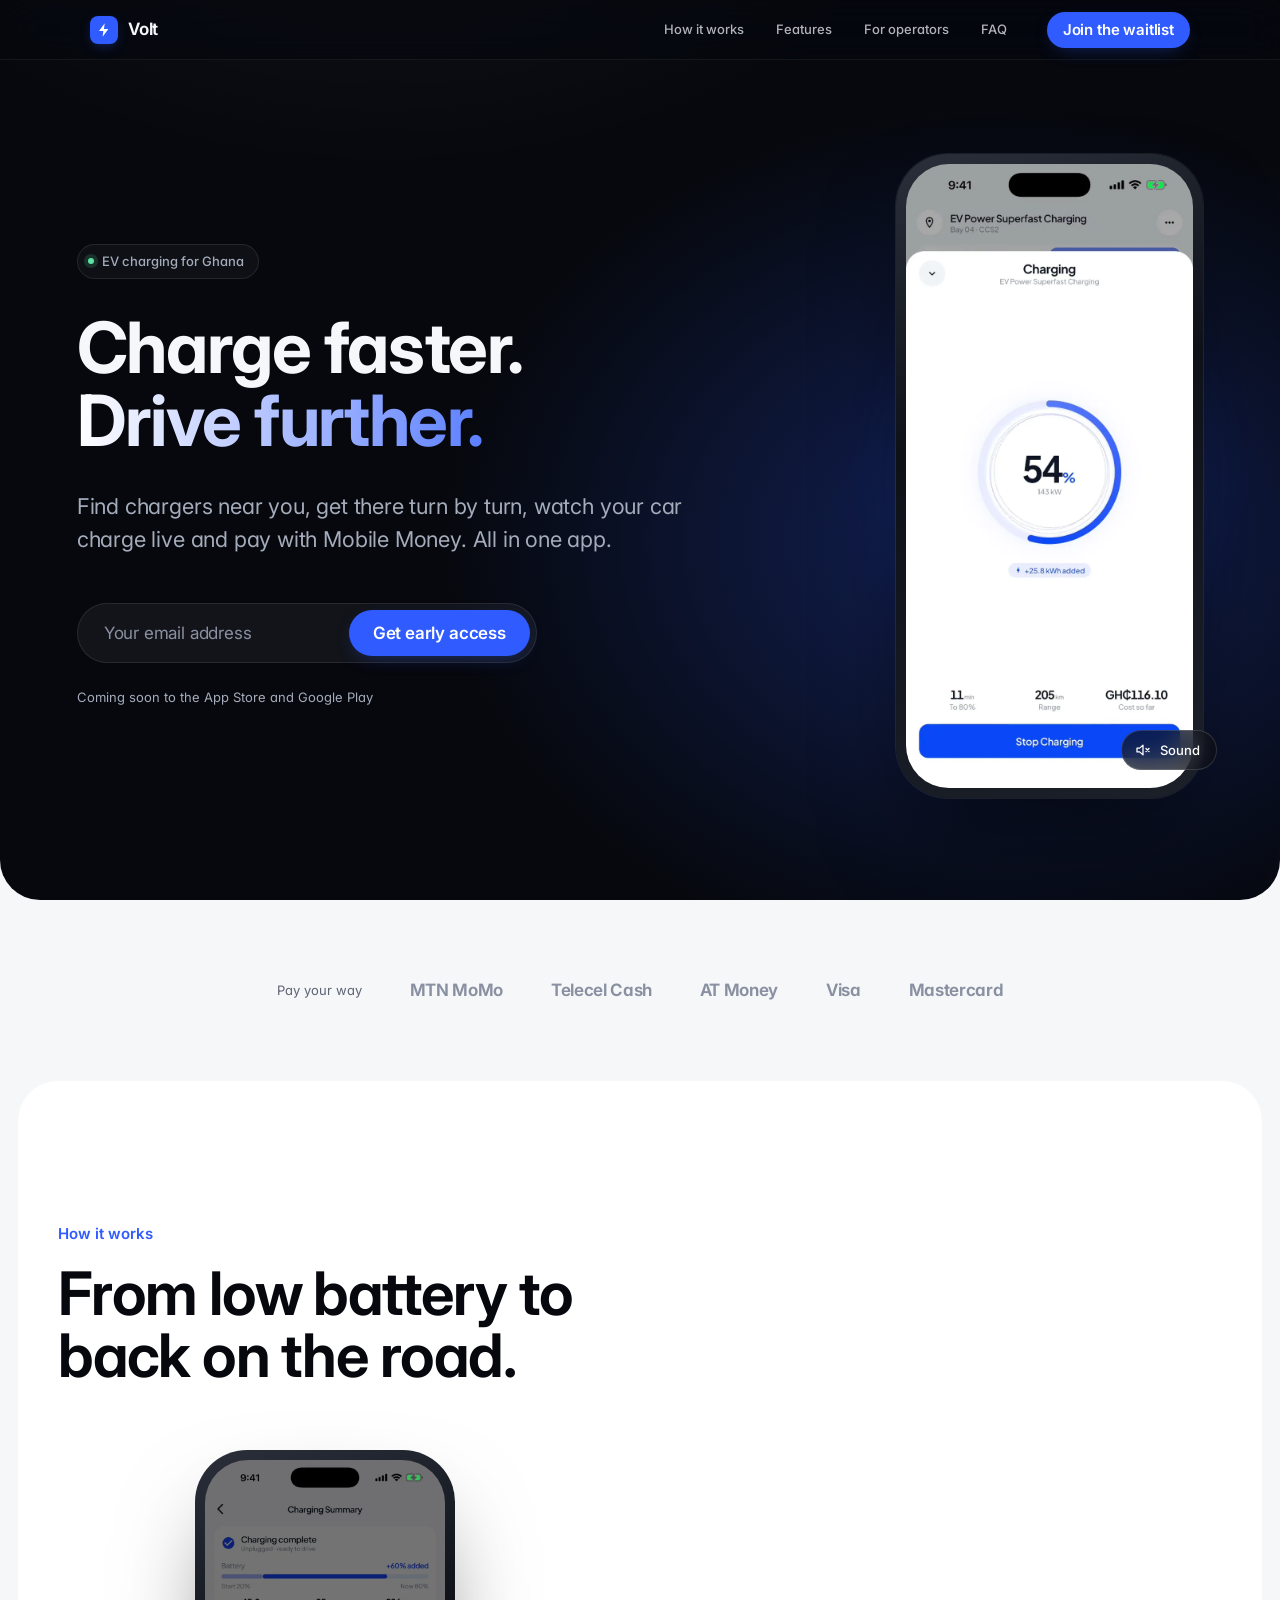
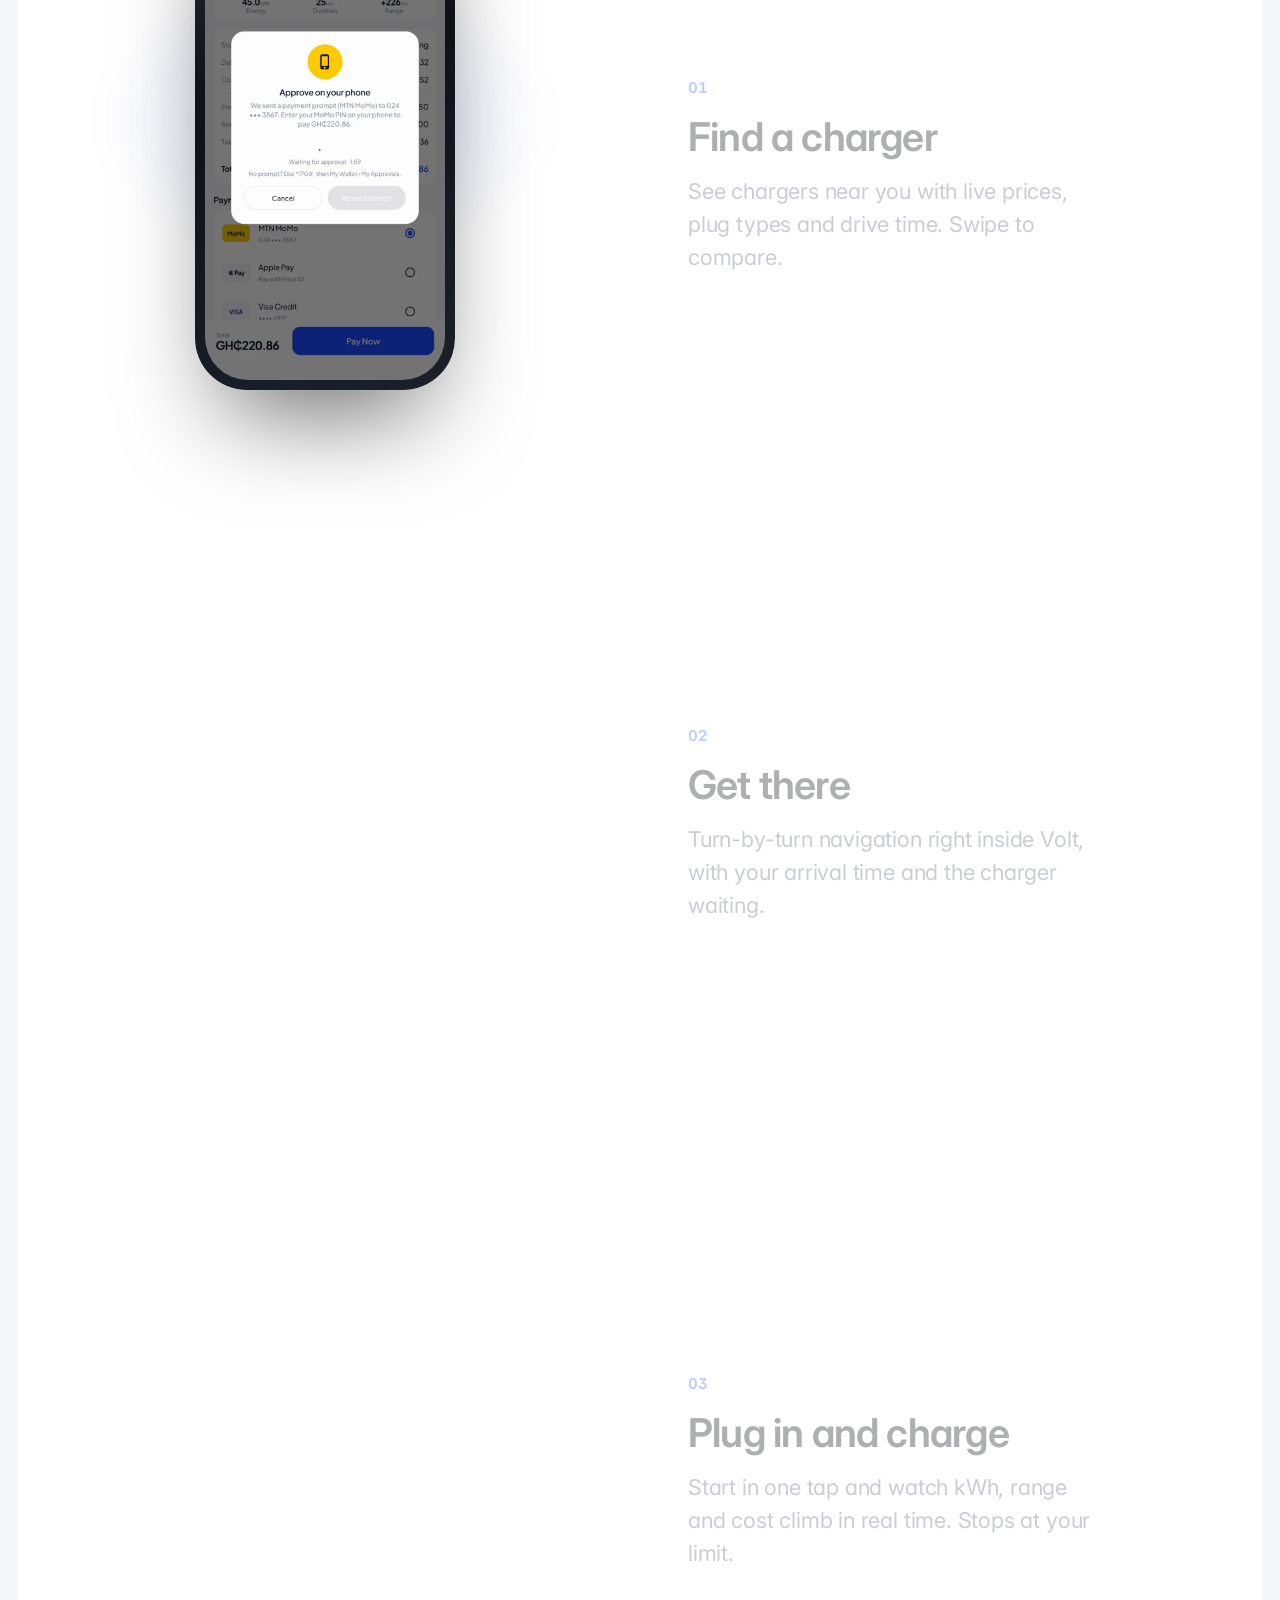
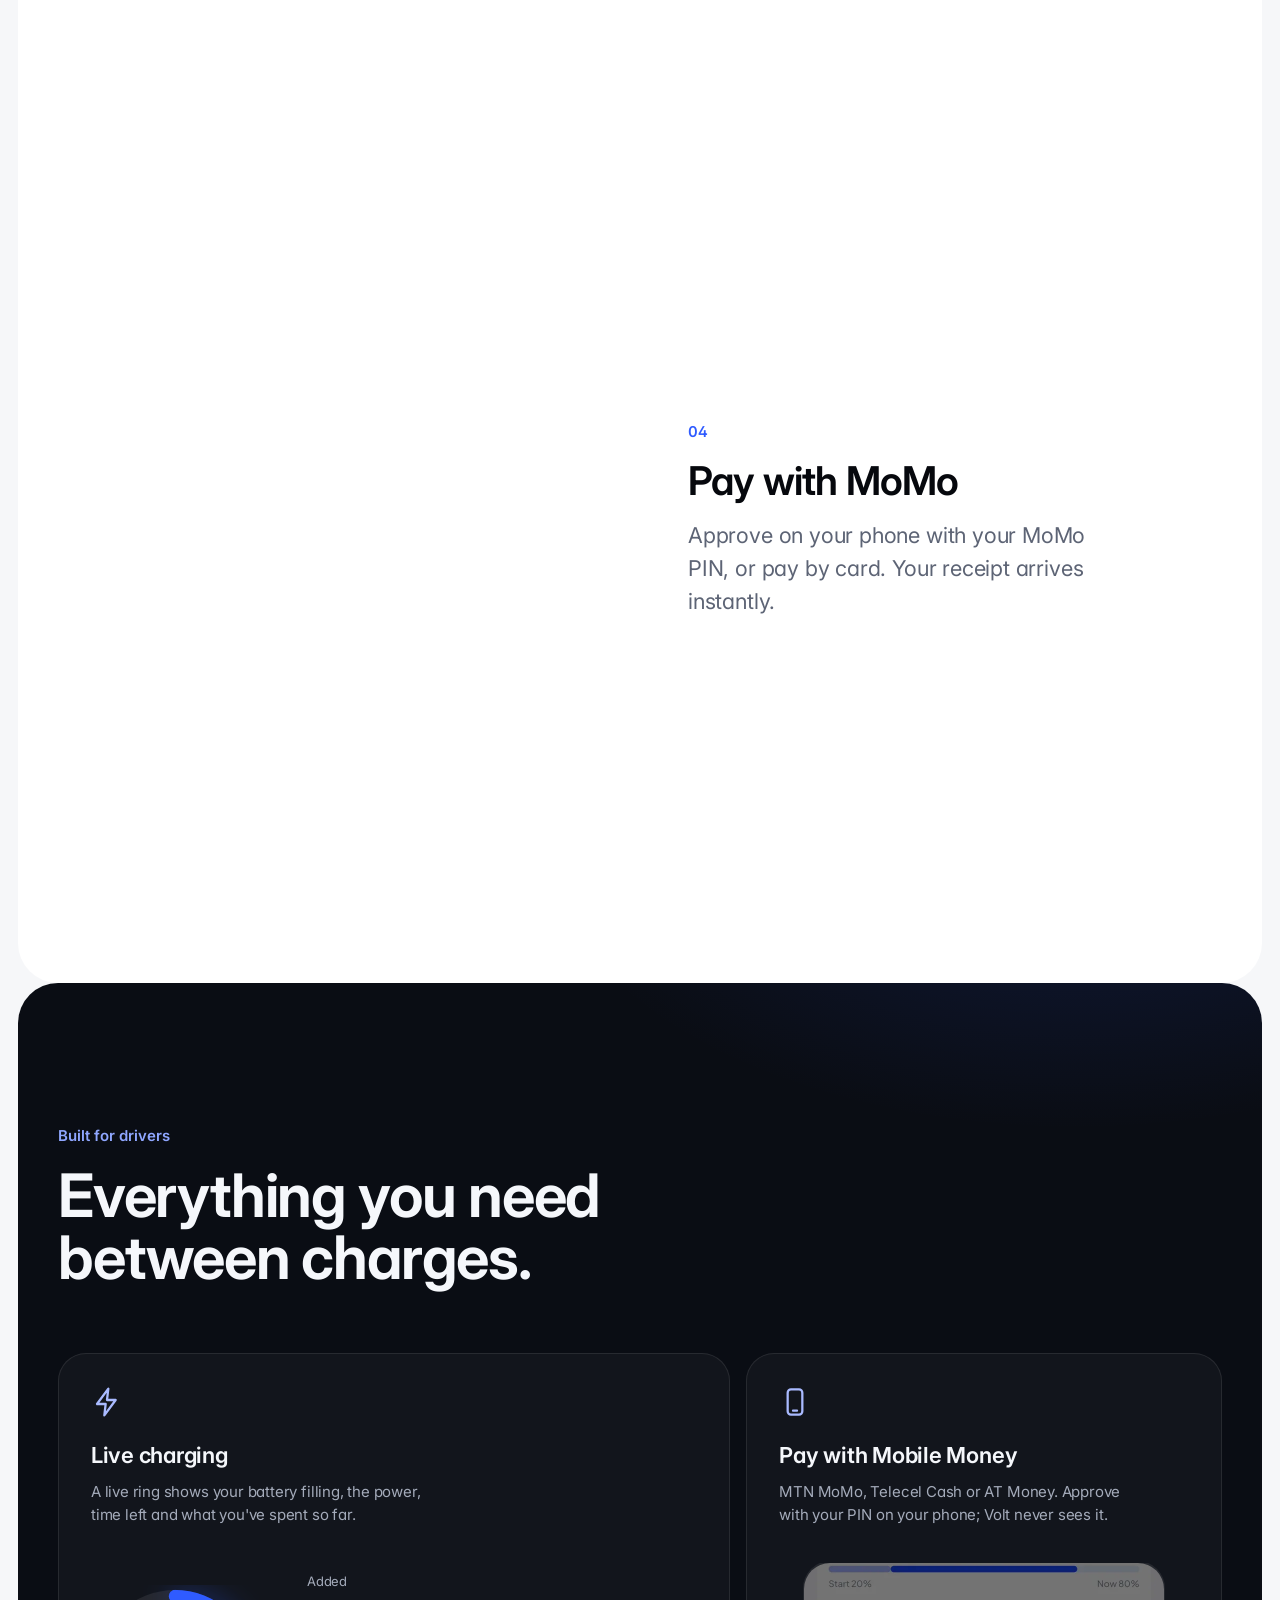
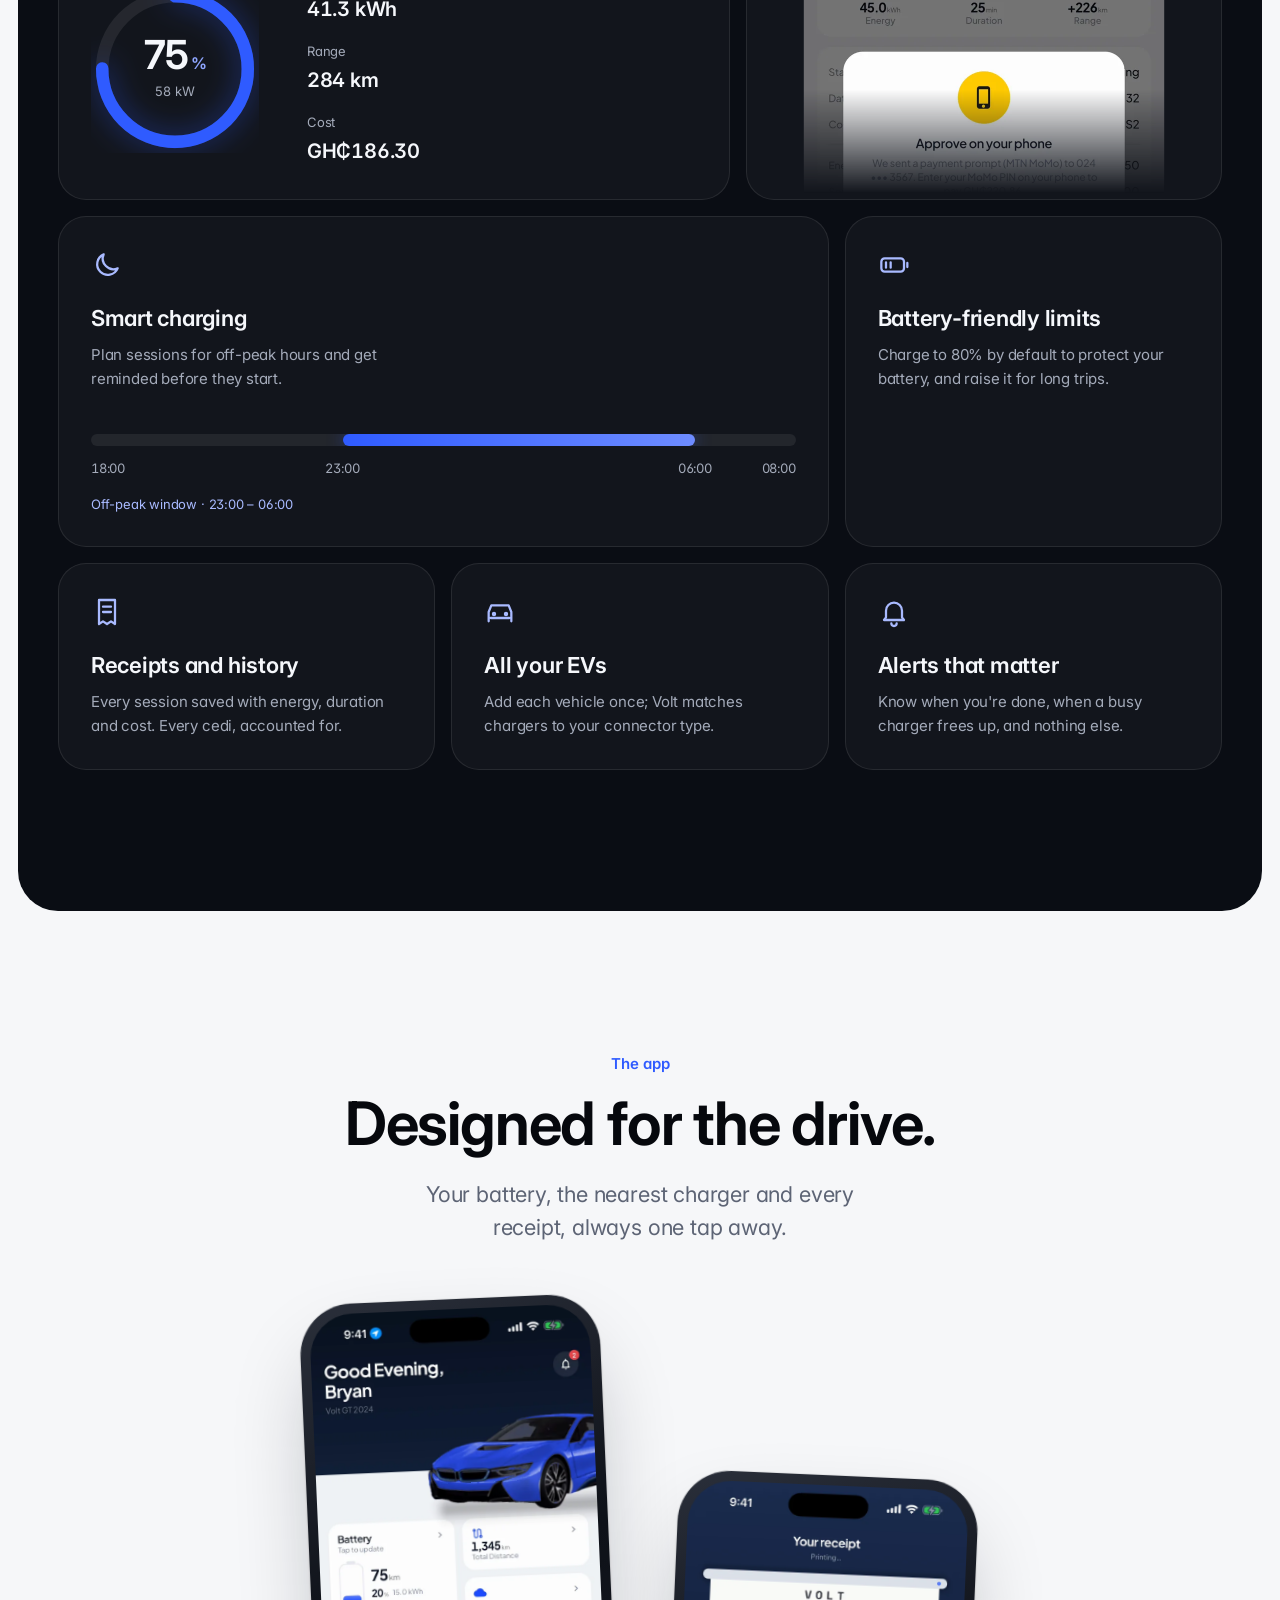
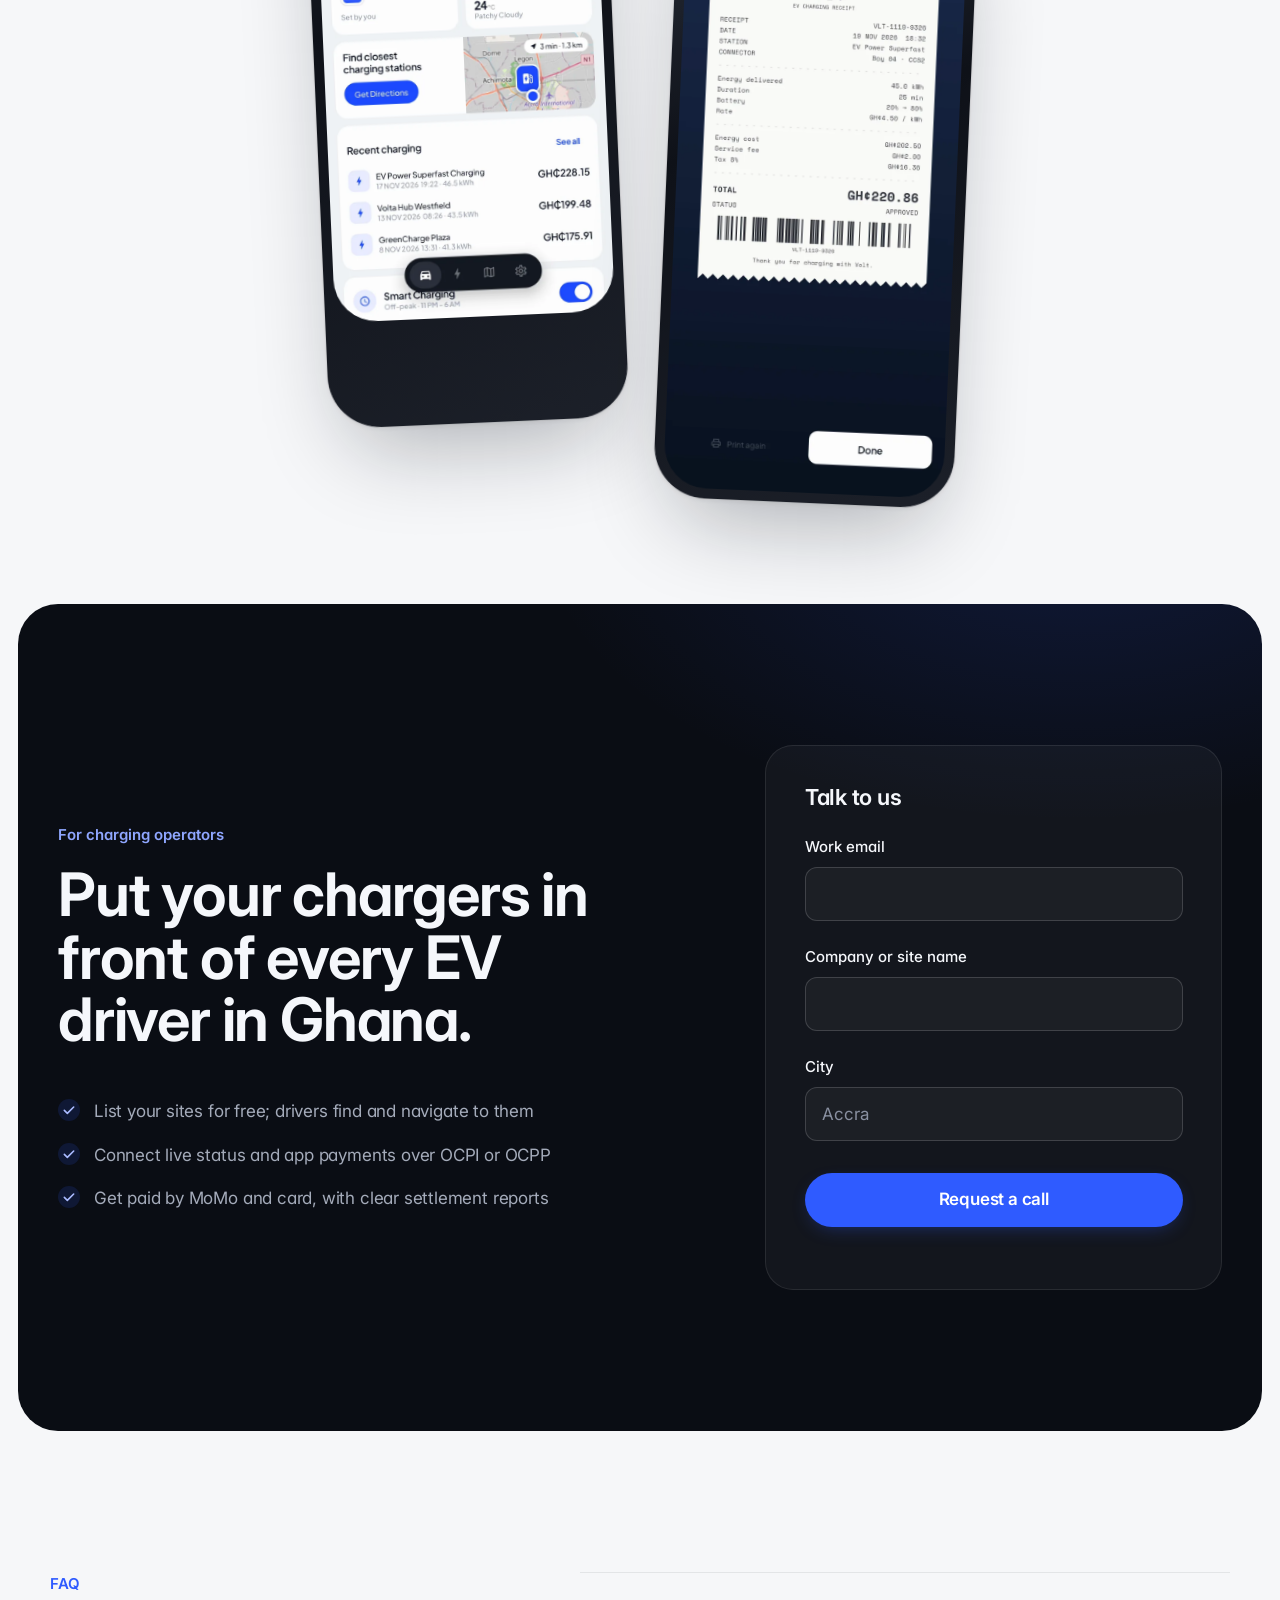
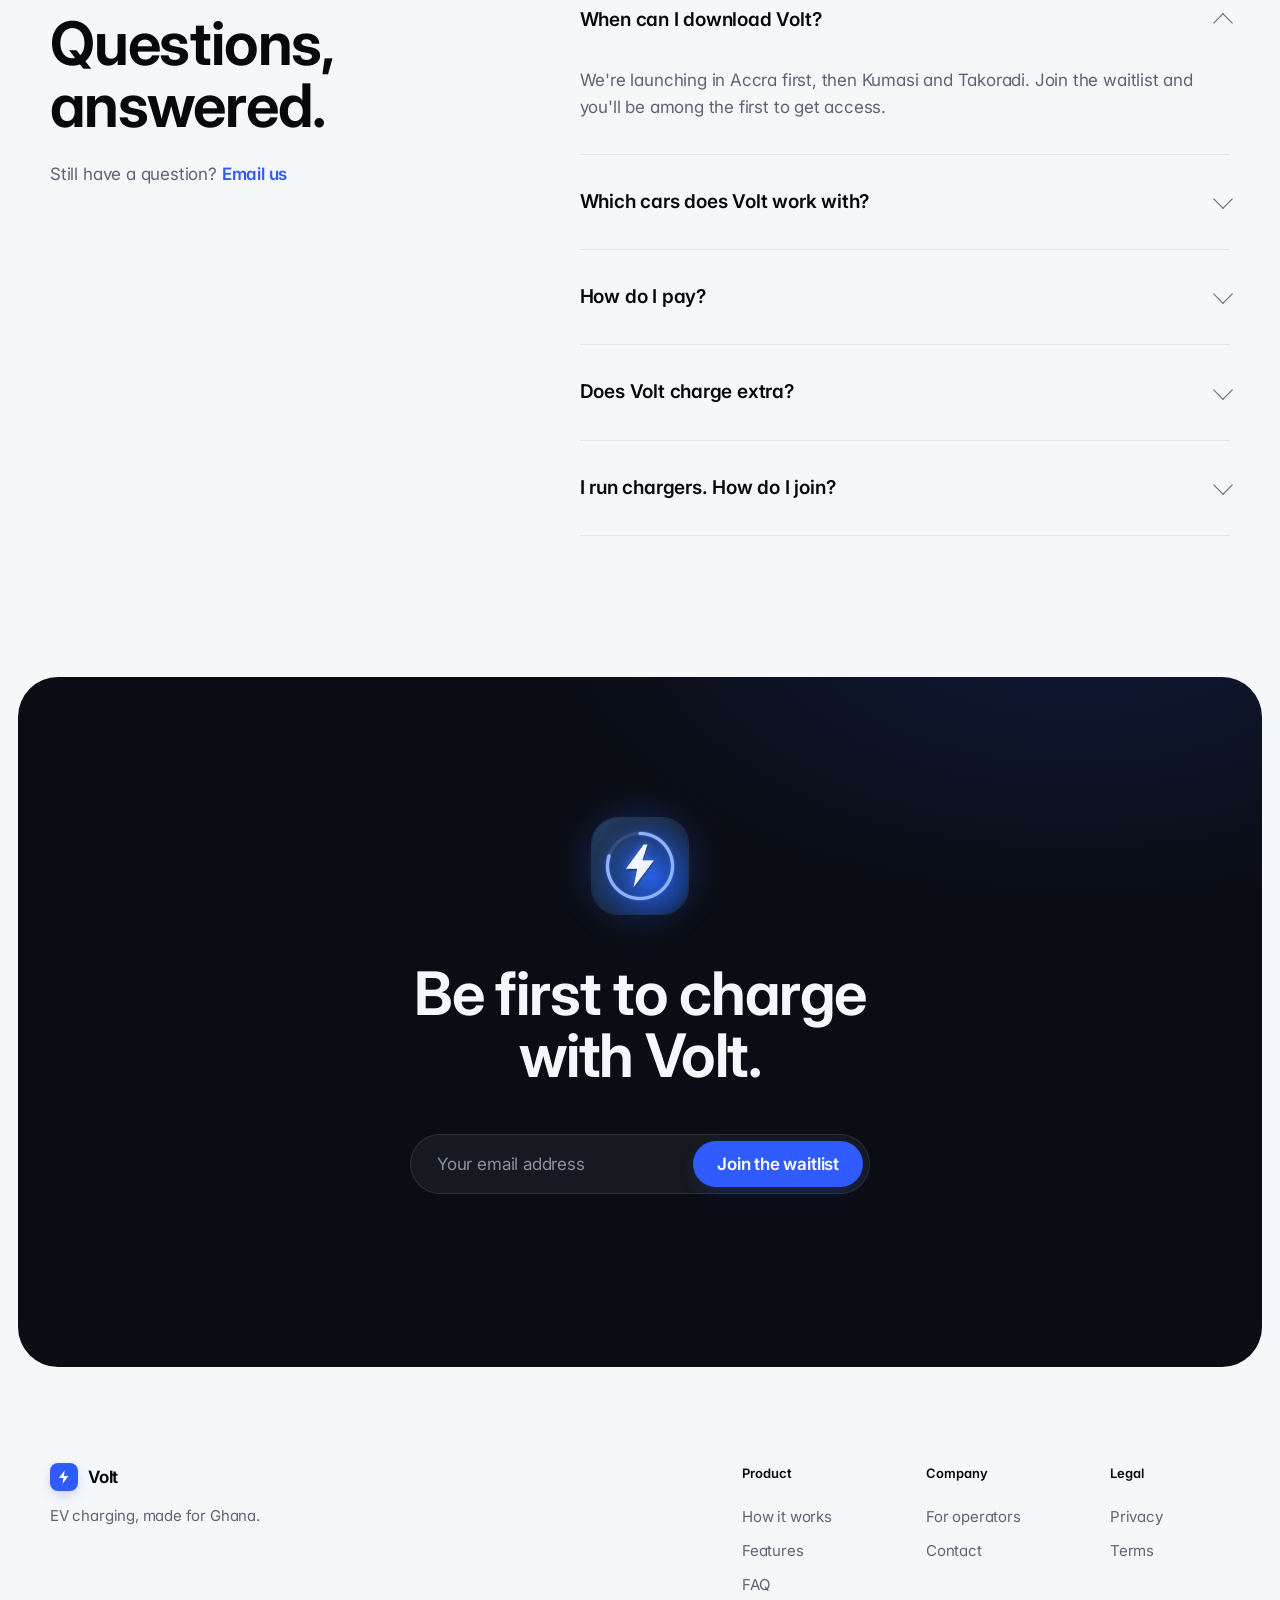
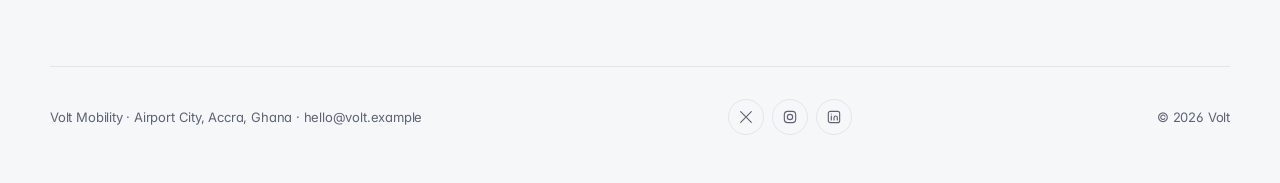
<file: index.html>
<!doctype html>
<html lang="en">
<head>
  <meta charset="utf-8">
  <meta name="viewport" content="width=device-width, initial-scale=1">
  <title>Volt EV charging for Ghana</title>
  <meta name="description" content="Find chargers across Ghana, get turn-by-turn directions, watch your car charge live and pay with Mobile Money. Volt is coming soon to iPhone and Android.">
  <meta property="og:title" content="Volt — Charge faster. Drive further.">
  <meta property="og:description" content="Find, navigate, charge and pay with MoMo — all in one app.">
  <meta property="og:image" content="assets/og.jpg">
  <meta name="theme-color" content="#06080D">
  <link rel="icon" href="assets/icon.png">
  <link rel="preconnect" href="https://fonts.googleapis.com">
  <link rel="preconnect" href="https://fonts.gstatic.com" crossorigin>
  <link href="https://fonts.googleapis.com/css2?family=Inter:opsz,wght@14..32,400..700&display=swap" rel="stylesheet">
  <link rel="preload" as="image" href="assets/poster.webp">
  <link rel="stylesheet" href="styles.css?v=9">
</head>
<body>
  <a class="skip" href="#main">Skip to content</a>

  <!-- Icon sprite -->
  <svg width="0" height="0" class="sprite" aria-hidden="true">
    <symbol id="i-bolt" viewBox="0 0 24 24"><path d="M13 2 4.5 13.5H11L10 22l8.5-11.5H12L13 2Z"/></symbol>
    <symbol id="i-check" viewBox="0 0 24 24"><path d="m5 12.5 4.5 4.5L19 7.5"/></symbol>
    <symbol id="i-battery" viewBox="0 0 24 24"><rect x="2.5" y="7" width="17" height="10" rx="2.5"/><path d="M22 10.5v3M6 10v4M9.5 10v4"/></symbol>
    <symbol id="i-receipt" viewBox="0 0 24 24"><path d="M6 3h12v18l-3-2-3 2-3-2-3 2V3Z"/><path d="M9 8h6M9 12h6"/></symbol>
    <symbol id="i-car" viewBox="0 0 24 24"><path d="M5 16.5h14M3.5 16.5V12l2-5h13l2 5v4.5M3.5 16.5V19M20.5 16.5V19"/><circle cx="7.5" cy="13.5" r=".8"/><circle cx="16.5" cy="13.5" r=".8"/></symbol>
    <symbol id="i-bell" viewBox="0 0 24 24"><path d="M6 16V11a6 6 0 1 1 12 0v5l1.5 2h-15L6 16Z"/><path d="M10 20.5a2 2 0 0 0 4 0"/></symbol>
    <symbol id="i-moon" viewBox="0 0 24 24"><path d="M20 14.5A8 8 0 0 1 9.5 4a8 8 0 1 0 10.5 10.5Z"/></symbol>
    <symbol id="i-phone" viewBox="0 0 24 24"><rect x="6.5" y="2.5" width="11" height="19" rx="2.5"/><path d="M10.5 18.5h3"/></symbol>
    <symbol id="i-sound-off" viewBox="0 0 24 24"><path d="M4 9.5v5h3.5L12 18.5v-13L7.5 9.5H4Z"/><path d="m16 10 4 4M20 10l-4 4"/></symbol>
    <symbol id="i-sound-on" viewBox="0 0 24 24"><path d="M4 9.5v5h3.5L12 18.5v-13L7.5 9.5H4Z"/><path d="M16 9a4 4 0 0 1 0 6M18.5 6.5a7.5 7.5 0 0 1 0 11"/></symbol>
    <symbol id="i-arrow" viewBox="0 0 24 24"><path d="M5 12h14M13 6l6 6-6 6"/></symbol>
  </svg>

  <header class="nav" id="nav" data-theme="dark">
    <div class="nav-inner">
      <a class="brand" href="#top" aria-label="Volt home">
        <span class="brand-mark"><svg><use href="#i-bolt"/></svg></span><span>Volt</span>
      </a>
      <nav class="nav-links" aria-label="Main">
        <a href="#how">How it works</a>
        <a href="#features">Features</a>
        <a href="#operators">For operators</a>
        <a href="#faq">FAQ</a>
      </nav>
      <a class="btn btn-primary btn-sm" href="#join">Join the waitlist</a>
    </div>
  </header>

  <main id="main">
    <!-- Hero -->
    <section class="hero theme-dark" id="top" data-nav="dark">
      <div class="hero-copy">
        <p class="chip load-up" style="--d:0ms"><span class="dot" aria-hidden="true"></span>EV charging for Ghana</p>
        <h1 class="load-up" style="--d:80ms">Charge faster.<br><span class="grad">Drive further.</span></h1>
        <p class="hero-sub load-up" style="--d:160ms">Find chargers near you, get there turn by turn, watch your car charge live and pay with Mobile Money. All in one app.</p>
        <form class="pill-form load-up" style="--d:240ms" data-kind="driver" id="join" novalidate>
          <label for="hero-email" class="sr-only">Email address</label>
          <input id="hero-email" name="email" type="email" placeholder="Your email address" autocomplete="email" required>
          <button class="btn btn-primary" type="submit">Get early access</button>
          <p class="form-msg" role="status" aria-live="polite"></p>
        </form>
        <p class="stores load-up" style="--d:320ms">Coming soon to the App Store and Google Play</p>
      </div>
      <div class="hero-device load-up" style="--d:200ms">
        <div class="glow" aria-hidden="true"></div>
        <div class="device">
          <video id="promo" src="assets/volt-app-720.mp4?v=2" poster="assets/poster.webp" autoplay muted loop playsinline preload="metadata"
                 width="720" height="1564" aria-label="Volt app walkthrough: find a charger, check plugs, navigate, charge and pay"></video>
        </div>
        <button class="sound" id="sound" type="button" aria-pressed="false" aria-label="Turn sound on">
          <svg class="off"><use href="#i-sound-off"/></svg><svg class="on"><use href="#i-sound-on"/></svg>
          <span>Sound</span>
        </button>
      </div>
    </section>

    <!-- Payments -->
    <section class="payments" aria-label="Payment options" data-nav="light">
      <p>Pay your way</p>
      <ul>
        <li>MTN MoMo</li><li>Telecel Cash</li><li>AT Money</li><li>Visa</li><li>Mastercard</li>
      </ul>
    </section>

    <!-- How it works -->
    <section class="how" id="how" data-nav="light">
      <header class="section-head reveal">
        <p class="eyebrow">How it works</p>
        <h2>From low battery to back on the road.</h2>
      </header>
      <div class="how-grid">
        <div class="how-device" aria-hidden="true">
          <div class="device device-sm">
            <img src="assets/screen-map.webp" alt="" class="is-active" width="720" height="1564">
            <img src="assets/screen-nav.webp" alt="" width="720" height="1564" loading="lazy">
            <img src="assets/screen-charge.webp" alt="" width="720" height="1564" loading="lazy">
            <img src="assets/screen-momo.webp" alt="" width="720" height="1564" loading="lazy">
          </div>
        </div>
        <ol class="steps">
          <li class="step" data-step="0">
            <figure class="step-shot"><div class="device device-xs"><img src="assets/screen-map.webp" alt="Map of nearby chargers with route and station card" width="720" height="1564" loading="lazy"></div></figure>
            <div class="step-copy"><span class="step-num">01</span><h3>Find a charger</h3><p>See chargers near you with live prices, plug types and drive time. Swipe to compare.</p></div>
          </li>
          <li class="step" data-step="1">
            <figure class="step-shot"><div class="device device-xs"><img src="assets/screen-nav.webp" alt="Turn-by-turn navigation inside the app" width="720" height="1564" loading="lazy"></div></figure>
            <div class="step-copy"><span class="step-num">02</span><h3>Get there</h3><p>Turn-by-turn navigation right inside Volt, with your arrival time and the charger waiting.</p></div>
          </li>
          <li class="step" data-step="2">
            <figure class="step-shot"><div class="device device-xs"><img src="assets/screen-charge.webp" alt="Live charging screen with a progress ring" width="720" height="1564" loading="lazy"></div></figure>
            <div class="step-copy"><span class="step-num">03</span><h3>Plug in and charge</h3><p>Start in one tap and watch kWh, range and cost climb in real time. Stops at your limit.</p></div>
          </li>
          <li class="step" data-step="3">
            <figure class="step-shot"><div class="device device-xs"><img src="assets/screen-momo.webp" alt="Approve the payment on your phone with MTN MoMo" width="720" height="1564" loading="lazy"></div></figure>
            <div class="step-copy"><span class="step-num">04</span><h3>Pay with MoMo</h3><p>Approve on your phone with your MoMo PIN, or pay by card. Your receipt arrives instantly.</p></div>
          </li>
        </ol>
      </div>
    </section>

    <!-- Features -->
    <section class="features theme-dark panel" id="features" data-nav="dark">
      <header class="section-head reveal">
        <p class="eyebrow">Built for drivers</p>
        <h2>Everything you need between charges.</h2>
      </header>
      <div class="bento">
        <article class="tile tile-live reveal">
          <div class="tile-copy">
            <svg class="tile-icon"><use href="#i-bolt"/></svg>
            <h3>Live charging</h3>
            <p>A live ring shows your battery filling, the power, time left and what you've spent so far.</p>
          </div>
          <div class="tile-visual live-visual" aria-hidden="true">
            <div class="ring"><svg viewBox="0 0 120 120"><circle cx="60" cy="60" r="52" class="track"/><circle cx="60" cy="60" r="52" class="fill"/></svg>
              <div class="ring-label"><b>75<small>%</small></b><span>58 kW</span></div></div>
            <dl class="live-stats"><div><dt>Added</dt><dd>41.3 kWh</dd></div><div><dt>Range</dt><dd>284 km</dd></div><div><dt>Cost</dt><dd>GH₵186.30</dd></div></dl>
          </div>
        </article>
        <article class="tile tile-momo reveal">
          <div class="tile-copy">
            <svg class="tile-icon"><use href="#i-phone"/></svg>
            <h3>Pay with Mobile Money</h3>
            <p>MTN MoMo, Telecel Cash or AT Money. Approve with your PIN on your phone; Volt never sees it.</p>
          </div>
          <div class="tile-visual momo-visual" aria-hidden="true">
            <img src="assets/screen-momo.webp" alt="" width="720" height="1564" loading="lazy">
          </div>
        </article>
        <article class="tile tile-smart reveal">
          <div class="tile-copy">
            <svg class="tile-icon"><use href="#i-moon"/></svg>
            <h3>Smart charging</h3>
            <p>Plan sessions for off-peak hours and get reminded before they start.</p>
          </div>
          <div class="tile-visual timeline" aria-hidden="true">
            <div class="tl-bar"><span class="tl-peak"></span><span class="tl-off"></span></div>
            <div class="tl-labels"><span>18:00</span><span>23:00</span><span>06:00</span><span>08:00</span></div>
            <p class="tl-note">Off-peak window · 23:00 – 06:00</p>
          </div>
        </article>
        <article class="tile tile-sm reveal"><svg class="tile-icon"><use href="#i-battery"/></svg><h3>Battery-friendly limits</h3><p>Charge to 80% by default to protect your battery, and raise it for long trips.</p></article>
        <article class="tile tile-sm reveal"><svg class="tile-icon"><use href="#i-receipt"/></svg><h3>Receipts and history</h3><p>Every session saved with energy, duration and cost. Every cedi, accounted for.</p></article>
        <article class="tile tile-sm reveal"><svg class="tile-icon"><use href="#i-car"/></svg><h3>All your EVs</h3><p>Add each vehicle once; Volt matches chargers to your connector type.</p></article>
        <article class="tile tile-sm reveal"><svg class="tile-icon"><use href="#i-bell"/></svg><h3>Alerts that matter</h3><p>Know when you're done, when a busy charger frees up, and nothing else.</p></article>
      </div>
    </section>

    <!-- Showcase -->
    <section class="showcase" data-nav="light">
      <header class="section-head center reveal">
        <p class="eyebrow">The app</p>
        <h2>Designed for the drive.</h2>
        <p class="lede">Your battery, the nearest charger and every receipt, always one tap away.</p>
      </header>
      <div class="showcase-phones" id="showcase">
        <figure class="device device-md tilt-l"><img src="assets/screen-home.webp" alt="Home screen with battery, nearest charger and recent sessions" width="720" height="1564" loading="lazy"></figure>
        <figure class="device device-md tilt-r"><img src="assets/screen-receipt.webp" alt="Digital receipt with a PAID stamp" width="720" height="1564" loading="lazy"></figure>
      </div>
    </section>

    <!-- Operators -->
    <section class="operators theme-dark panel" id="operators" data-nav="dark">
      <div class="ops-grid">
        <div class="reveal">
          <p class="eyebrow">For charging operators</p>
          <h2>Put your chargers in front of every EV driver in Ghana.</h2>
          <ul class="ticks">
            <li><svg><use href="#i-check"/></svg>List your sites for free; drivers find and navigate to them</li>
            <li><svg><use href="#i-check"/></svg>Connect live status and app payments over OCPI or OCPP</li>
            <li><svg><use href="#i-check"/></svg>Get paid by MoMo and card, with clear settlement reports</li>
          </ul>
        </div>
        <form class="ops-form reveal" data-kind="operator" novalidate>
          <h3>Talk to us</h3>
          <label class="field"><span>Work email</span><input name="email" type="email" autocomplete="email" required></label>
          <label class="field"><span>Company or site name</span><input name="name" type="text" autocomplete="organization"></label>
          <label class="field"><span>City</span><input name="city" type="text" placeholder="Accra" autocomplete="address-level2"></label>
          <button class="btn btn-primary btn-block" type="submit">Request a call</button>
          <p class="form-msg" role="status" aria-live="polite"></p>
        </form>
      </div>
    </section>

    <!-- FAQ -->
    <section class="faq" id="faq" data-nav="light">
      <header class="section-head reveal">
        <p class="eyebrow">FAQ</p>
        <h2>Questions, answered.</h2>
        <p class="faq-more">Still have a question? <a href="mailto:hello@volt.example">Email us</a></p>
      </header>
      <div class="accordion reveal">
        <details open><summary>When can I download Volt?</summary><div class="answer"><p>We're launching in Accra first, then Kumasi and Takoradi. Join the waitlist and you'll be among the first to get access.</p></div></details>
        <details><summary>Which cars does Volt work with?</summary><div class="answer"><p>Any electric car with a CCS2, Type 2, CHAdeMO or GB/T connector. Add your car and Volt shows only chargers that fit it.</p></div></details>
        <details><summary>How do I pay?</summary><div class="answer"><p>With MTN MoMo, Telecel Cash, AT Money, Visa or Mastercard. For MoMo you approve each payment on your phone with your PIN; Volt never sees it.</p></div></details>
        <details><summary>Does Volt charge extra?</summary><div class="answer"><p>You pay the station's price per kWh plus a small, clearly shown service fee. No subscriptions.</p></div></details>
        <details><summary>I run chargers. How do I join?</summary><div class="answer"><p>Use the operator form above. We can list your sites right away and connect live status and payments when you're ready.</p></div></details>
      </div>
    </section>

    <!-- Final CTA -->
    <section class="cta theme-dark panel" data-nav="dark">
      <div class="cta-mark reveal" aria-hidden="true"><img src="assets/icon.webp" alt="" width="96" height="96" loading="lazy"></div>
      <h2 class="reveal">Be first to charge with Volt.</h2>
      <form class="pill-form reveal" data-kind="driver" novalidate>
        <label for="cta-email" class="sr-only">Email address</label>
        <input id="cta-email" name="email" type="email" placeholder="Your email address" autocomplete="email" required>
        <button class="btn btn-primary" type="submit">Join the waitlist</button>
        <p class="form-msg" role="status" aria-live="polite"></p>
      </form>
    </section>
  </main>

  <footer class="footer" data-nav="light">
    <div class="footer-top">
      <div class="footer-brand">
        <a class="brand" href="#top" aria-label="Volt home"><span class="brand-mark"><svg><use href="#i-bolt"/></svg></span><span>Volt</span></a>
        <p>EV charging, made for Ghana.</p>
      </div>
      <nav class="footer-cols" aria-label="Footer">
        <div><h4>Product</h4><a href="#how">How it works</a><a href="#features">Features</a><a href="#faq">FAQ</a></div>
        <div><h4>Company</h4><a href="#operators">For operators</a><a href="mailto:hello@volt.example">Contact</a></div>
        <div><h4>Legal</h4><a href="privacy.html">Privacy</a><a href="terms.html">Terms</a></div>
      </nav>
    </div>
    <div class="footer-bottom">
      <address>Volt Mobility · Airport City, Accra, Ghana · <a href="mailto:hello@volt.example">hello@volt.example</a></address>
      <div class="social">
        <a href="#" aria-label="Volt on X"><svg viewBox="0 0 24 24"><path d="M4 4l16 16M20 4 4 20"/></svg></a>
        <a href="#" aria-label="Volt on Instagram"><svg viewBox="0 0 24 24"><rect x="3.5" y="3.5" width="17" height="17" rx="5"/><circle cx="12" cy="12" r="4"/></svg></a>
        <a href="#" aria-label="Volt on LinkedIn"><svg viewBox="0 0 24 24"><rect x="3.5" y="3.5" width="17" height="17" rx="3"/><path d="M8 10.5v6M8 7.5v.01M12 16.5v-3.5a2.5 2.5 0 0 1 5 0v3.5"/></svg></a>
      </div>
      <p class="copy">© <span id="year"></span> Volt</p>
    </div>
  </footer>

  <script>
    // Where waitlist sign-ups are sent. Point at your deployed API.
    window.VOLT_API = window.VOLT_API || 'http://localhost:8080';
  </script>
  <script src="main.js?v=4" defer></script>
</body>
</html>
</file>
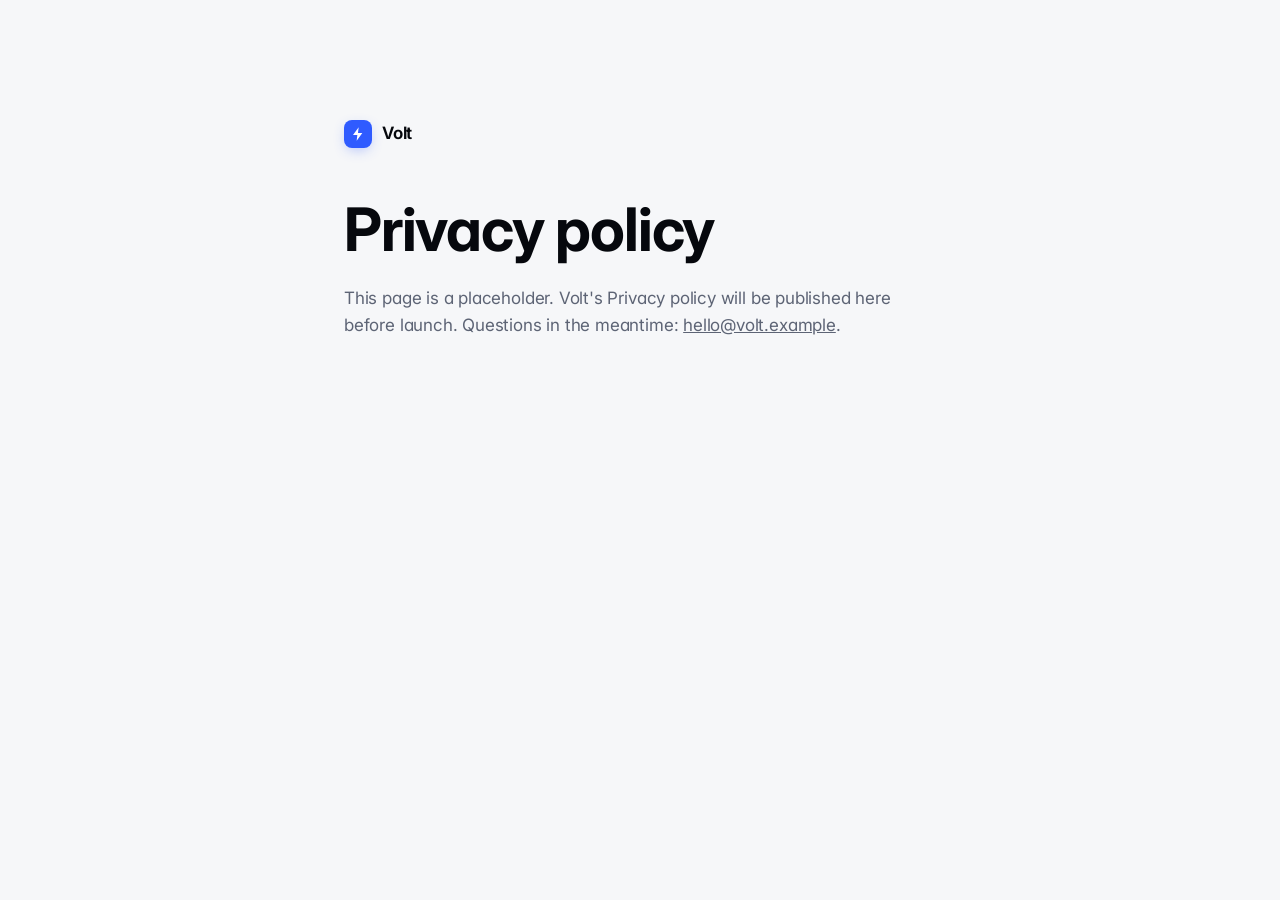
<file: privacy.html>
<!doctype html>
<html lang="en"><head><meta charset="utf-8"><meta name="viewport" content="width=device-width, initial-scale=1">
<title>Privacy policy — Volt</title><link rel="icon" href="assets/icon.png">
<link href="https://fonts.googleapis.com/css2?family=Inter:opsz,wght@14..32,400..700&display=swap" rel="stylesheet">
<link rel="stylesheet" href="styles.css?v=3"></head>
<body><main class="legal" style="max-width:640px;margin:0 auto;padding:120px 24px">
<a class="brand" href="index.html" style="color:var(--text)"><span class="brand-mark"><svg viewBox="0 0 24 24" width="16" height="16"><path d="M13 2 4.5 13.5H11L10 22l8.5-11.5H12L13 2Z" fill="currentColor"/></svg></span><span>Volt</span></a>
<h1 style="font-size:var(--fs-h2);margin-top:48px">Privacy policy</h1>
<p style="color:var(--text-muted);margin-top:24px">This page is a placeholder. Volt's Privacy policy will be published here before launch. Questions in the meantime: <a href="mailto:hello@volt.example">hello@volt.example</a>.</p>
</main></body></html>
</file>
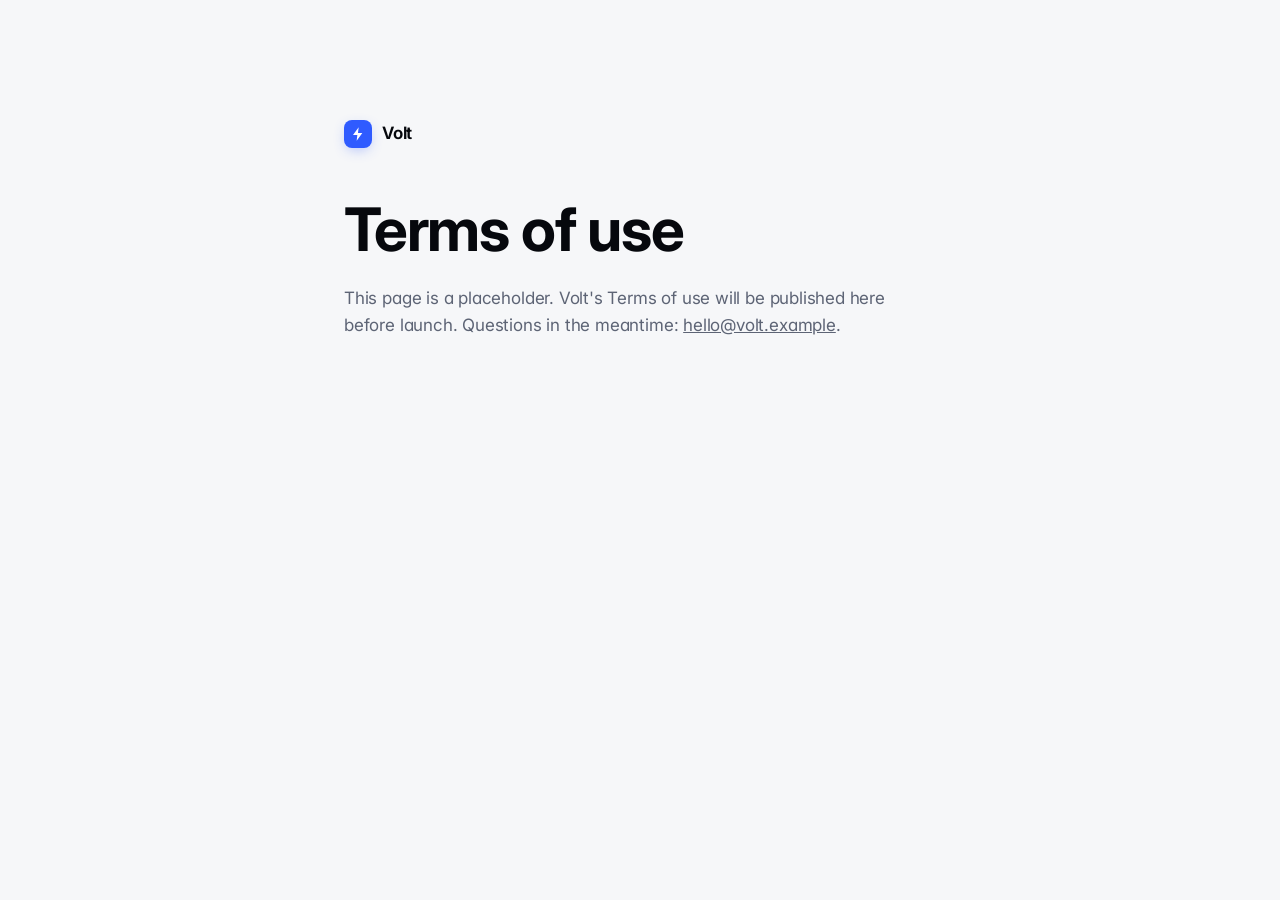
<file: terms.html>
<!doctype html>
<html lang="en"><head><meta charset="utf-8"><meta name="viewport" content="width=device-width, initial-scale=1">
<title>Terms of use — Volt</title><link rel="icon" href="assets/icon.png">
<link href="https://fonts.googleapis.com/css2?family=Inter:opsz,wght@14..32,400..700&display=swap" rel="stylesheet">
<link rel="stylesheet" href="styles.css?v=3"></head>
<body><main class="legal" style="max-width:640px;margin:0 auto;padding:120px 24px">
<a class="brand" href="index.html" style="color:var(--text)"><span class="brand-mark"><svg viewBox="0 0 24 24" width="16" height="16"><path d="M13 2 4.5 13.5H11L10 22l8.5-11.5H12L13 2Z" fill="currentColor"/></svg></span><span>Volt</span></a>
<h1 style="font-size:var(--fs-h2);margin-top:48px">Terms of use</h1>
<p style="color:var(--text-muted);margin-top:24px">This page is a placeholder. Volt's Terms of use will be published here before launch. Questions in the meantime: <a href="mailto:hello@volt.example">hello@volt.example</a>.</p>
</main></body></html>
</file>
<file: styles.css>
/* ==========================================================================
   Volt — design tokens
   ========================================================================== */
:root {
  /* Colour: near-black, off-white, one grey ramp, one accent */
  --c-black: #06080D;
  --c-dark: #0A0D14;
  --c-white: #FFFFFF;
  --c-offwhite: #F6F7F9;
  --g-50: #F1F2F5;
  --g-100: #E6E8EE;
  --g-200: #D3D7E0;
  --g-300: #AEB4C2;
  --g-400: #8990A1;
  --g-500: #5D6475;   /* muted text on light: 5.9:1 on white */
  --g-600: #3F4554;
  --g-700: #262B36;
  --g-800: #171B24;
  --g-900: #10131A;
  --accent: #2F5BFF;
  --accent-hover: #2348E6;
  --accent-soft: rgba(47, 91, 255, 0.14);
  --accent-glow: rgba(47, 91, 255, 0.45);

  /* Semantic */
  --text: var(--c-black);
  --text-muted: var(--g-500);
  --bg: var(--c-offwhite);
  --surface: var(--c-white);
  --border: rgba(10, 14, 24, 0.08);
  --text-on-dark: #F5F7FB;
  --muted-on-dark: #A4ABBA;          /* 8.6:1 on --c-dark */
  --border-on-dark: rgba(255, 255, 255, 0.09);
  --surface-on-dark: rgba(255, 255, 255, 0.035);

  /* Type */
  --font: "Inter", ui-sans-serif, system-ui, -apple-system, "Segoe UI", sans-serif;
  --fs-hero: clamp(3rem, 1.1rem + 6.4vw, 6rem);       /* 48 → 96 */
  --fs-h2: clamp(2.25rem, 1.35rem + 3vw, 3.75rem);     /* 36 → 60 */
  --fs-h3: clamp(1.25rem, 1.1rem + 0.5vw, 1.5rem);     /* 20 → 24 */
  --fs-lede: clamp(1.125rem, 1rem + 0.45vw, 1.375rem); /* 18 → 22 */
  --fs-body: 1.0625rem;                                /* 17 */
  --fs-sm: 0.9375rem;                                  /* 15 */
  --fs-xs: 0.8125rem;                                  /* 13 */
  --track-tight: -0.02em;
  --track-snug: -0.011em;
  --lh-tight: 1.04;
  --lh-snug: 1.2;
  --lh-body: 1.6;

  /* Space */
  --s-1: 4px; --s-2: 8px; --s-3: 12px; --s-4: 16px; --s-5: 24px; --s-6: 32px;
  --s-7: 48px; --s-8: 64px; --s-9: 96px; --s-10: 128px;
  --section-y: clamp(96px, 6vw + 64px, 176px);
  --gutter: clamp(20px, 4vw, 40px);
  --max: 1180px;
  --max-text: 640px;

  /* Radius */
  --r-sm: 12px; --r-md: 20px; --r-lg: 28px; --r-xl: 40px; --r-pill: 999px;

  /* Shadow */
  --sh-1: 0 1px 2px rgba(10, 14, 24, 0.04), 0 2px 8px rgba(10, 14, 24, 0.04);
  --sh-2: 0 1px 2px rgba(10, 14, 24, 0.04), 0 16px 40px -12px rgba(10, 14, 24, 0.14);
  --sh-3: 0 2px 4px rgba(10, 14, 24, 0.05), 0 40px 90px -24px rgba(10, 14, 24, 0.32);
  --sh-device: 0 0 0 1px rgba(255, 255, 255, 0.08), 0 50px 100px -30px rgba(0, 0, 0, 0.6);

  /* Motion */
  --ease-out: cubic-bezier(0.16, 1, 0.3, 1);
  --ease-in-out: cubic-bezier(0.65, 0, 0.35, 1);
  --dur-1: 160ms; --dur-2: 320ms; --dur-3: 700ms;

  --nav-h: 60px;
}

/* ==========================================================================
   Base
   ========================================================================== */
*, *::before, *::after { box-sizing: border-box; }
html { scroll-behavior: smooth; scroll-padding-top: calc(var(--nav-h) + var(--s-4)); -webkit-text-size-adjust: 100%; }
body {
  margin: 0; background: var(--bg); color: var(--text);
  font-family: var(--font); font-size: var(--fs-body); line-height: var(--lh-body);
  letter-spacing: var(--track-snug); font-feature-settings: "ss01", "cv11";
  -webkit-font-smoothing: antialiased; text-rendering: optimizeLegibility; overflow-x: clip;
}
img, video, svg { display: block; max-width: 100%; }
h1, h2, h3, h4, p { margin: 0; }
h1, h2 { letter-spacing: var(--track-tight); line-height: var(--lh-tight); font-weight: 650; }
h1 { font-size: var(--fs-hero); font-weight: 700; }
h2 { font-size: var(--fs-h2); }
h3 { font-size: var(--fs-h3); line-height: var(--lh-snug); font-weight: 620; letter-spacing: var(--track-snug); }
a { color: inherit; }
ul, ol { margin: 0; padding: 0; list-style: none; }
.sprite { position: absolute; }
svg use { fill: none; stroke: currentColor; stroke-width: 1.7; stroke-linecap: round; stroke-linejoin: round; }
.sr-only { position: absolute; width: 1px; height: 1px; overflow: hidden; clip: rect(0 0 0 0); white-space: nowrap; }
.skip { position: absolute; left: var(--s-4); top: -100px; z-index: 100; padding: var(--s-3) var(--s-4);
  background: var(--c-black); color: var(--c-white); border-radius: var(--r-sm); text-decoration: none; }
.skip:focus { top: var(--s-4); }
:focus-visible { outline: 2px solid var(--accent); outline-offset: 3px; border-radius: 6px; }

/* Sections */
main > section { padding: var(--section-y) var(--gutter); }
.section-head { max-width: var(--max); margin: 0 auto var(--s-8); }
.section-head h2 { max-width: 16ch; }
.section-head.center { text-align: center; }
.section-head.center h2, .section-head.center .lede { margin-inline: auto; }
.eyebrow { font-size: var(--fs-sm); font-weight: 600; color: var(--accent); margin-bottom: var(--s-4); letter-spacing: 0; }
.lede { font-size: var(--fs-lede); color: var(--text-muted); max-width: 34ch; margin-top: var(--s-5); line-height: 1.5; }
.theme-dark { background: var(--c-dark); color: var(--text-on-dark); }
.theme-dark .eyebrow { color: #8FA6FF; }
.theme-dark .lede, .theme-dark p { color: var(--muted-on-dark); }
.theme-dark h2, .theme-dark h3 { color: var(--text-on-dark); }

/* Dark sections as inset rounded panels: rhythm without hard seams */
.panel { margin: 0 clamp(8px, 1.4vw, 20px); border-radius: var(--r-xl); position: relative; overflow: hidden; }
.panel::before { content: ""; position: absolute; inset: 0; pointer-events: none;
  background: radial-gradient(900px 500px at 85% -10%, rgba(47, 91, 255, 0.16), transparent 60%); }
.panel > * { position: relative; }

/* Buttons */
.btn { display: inline-flex; align-items: center; justify-content: center; gap: var(--s-2);
  height: 52px; padding: 0 var(--s-5); border: 0; border-radius: var(--r-pill);
  font: 600 var(--fs-body)/1 var(--font); letter-spacing: var(--track-snug); text-decoration: none; cursor: pointer;
  transition: background var(--dur-1) var(--ease-out), transform var(--dur-1) var(--ease-out), box-shadow var(--dur-2) var(--ease-out); }
.btn-primary { background: var(--accent); color: var(--c-white); box-shadow: 0 6px 20px -8px var(--accent-glow); }
.btn-primary:hover { background: var(--accent-hover); box-shadow: 0 10px 28px -10px var(--accent-glow); }
.btn-primary:active { transform: scale(0.98); }
.btn-sm { height: 36px; padding: 0 var(--s-4); font-size: var(--fs-sm); }
.btn-block { width: 100%; }
.btn[disabled] { opacity: 0.7; cursor: progress; }

/* ==========================================================================
   Nav
   ========================================================================== */
.nav { position: fixed; inset: 0 0 auto; z-index: 50; height: var(--nav-h);
  transition: transform var(--dur-2) var(--ease-out), background var(--dur-2), color var(--dur-2), border-color var(--dur-2);
  -webkit-backdrop-filter: saturate(180%) blur(18px); backdrop-filter: saturate(180%) blur(18px); border-bottom: 1px solid transparent; }
.nav[data-theme="dark"] { background: rgba(6, 8, 13, 0.6); color: var(--text-on-dark); border-color: rgba(255, 255, 255, 0.06); }
.nav[data-theme="light"] { background: rgba(246, 247, 249, 0.72); color: var(--text); border-color: var(--border); }
.nav.hidden { transform: translateY(-100%); }
.nav-inner { max-width: var(--max); height: 100%; margin: 0 auto; padding: 0 var(--gutter);
  display: flex; align-items: center; gap: var(--s-6); }
.brand { display: inline-flex; align-items: center; gap: 10px; font-weight: 650; font-size: 1.0625rem; text-decoration: none; letter-spacing: var(--track-snug); }
.brand-mark { width: 28px; height: 28px; border-radius: 8px; background: var(--accent); color: var(--c-white);
  display: grid; place-items: center; box-shadow: 0 4px 14px -4px var(--accent-glow); }
.brand-mark svg { width: 16px; height: 16px; }
.brand-mark use { fill: currentColor; stroke: none; }
.nav-links { display: flex; gap: var(--s-6); margin-left: auto; }
.nav-links a { font-size: var(--fs-xs); font-weight: 500; text-decoration: none; opacity: 0.72; transition: opacity var(--dur-1); letter-spacing: 0; }
.nav-links a:hover { opacity: 1; }
.nav .btn-sm { margin-left: var(--s-2); }

/* ==========================================================================
   Hero
   ========================================================================== */
.hero { min-height: 100svh; padding-top: calc(var(--nav-h) + clamp(56px, 8vw, 112px)) !important;
  padding-bottom: clamp(96px, 10vw, 160px) !important;
  display: grid; justify-items: center; text-align: center; gap: clamp(56px, 7vw, 96px);
  border-radius: 0 0 var(--r-xl) var(--r-xl); position: relative; overflow: hidden;
  background: radial-gradient(1100px 700px at 50% 108%, rgba(47, 91, 255, 0.32), transparent 62%),
              radial-gradient(800px 500px at 50% -20%, rgba(255, 255, 255, 0.06), transparent 70%), var(--c-black); }
.hero-copy { max-width: 920px; display: grid; justify-items: center; }
.chip { display: inline-flex; align-items: center; gap: var(--s-2); padding: 6px 14px 6px 10px; border-radius: var(--r-pill);
  border: 1px solid var(--border-on-dark); background: var(--surface-on-dark); font-size: var(--fs-xs); font-weight: 500; color: var(--muted-on-dark) !important; letter-spacing: 0; }
.chip .dot { width: 6px; height: 6px; border-radius: 50%; background: #5DE3A4; box-shadow: 0 0 0 4px rgba(93, 227, 164, 0.15); }
.hero h1 { margin-top: var(--s-6); }
.grad { background: linear-gradient(92deg, #FFFFFF 0%, #B7C6FF 45%, #5B7FFF 100%); -webkit-background-clip: text; background-clip: text; color: transparent; }
.hero-sub { font-size: var(--fs-lede); max-width: 46ch; margin-top: var(--s-6); line-height: 1.5; }
.stores { margin-top: var(--s-5); font-size: var(--fs-xs); letter-spacing: 0; }

/* Pill email form */
.pill-form { position: relative; display: flex; align-items: center; gap: 6px; width: min(100%, 460px); margin-top: var(--s-7);
  padding: 6px 6px 6px var(--s-5); border-radius: var(--r-pill); border: 1px solid var(--border-on-dark);
  background: rgba(255, 255, 255, 0.05); transition: border-color var(--dur-2), box-shadow var(--dur-2); flex-wrap: wrap; }
.pill-form:focus-within { border-color: rgba(143, 166, 255, 0.6); box-shadow: 0 0 0 4px rgba(47, 91, 255, 0.2); }
.pill-form input { flex: 1 1 160px; min-width: 0; height: 46px; border: 0; background: transparent; color: inherit;
  font: 400 var(--fs-body) var(--font); letter-spacing: var(--track-snug); }
.pill-form input::placeholder { color: var(--g-400); }
.pill-form input:focus { outline: none; }
.pill-form .btn { height: 46px; }
.form-msg { flex-basis: 100%; min-height: 0; font-size: var(--fs-sm); font-weight: 500; text-align: left; letter-spacing: 0; }
.pill-form .form-msg { position: absolute; top: calc(100% + 10px); left: var(--s-5); right: 0; }
.form-msg.ok { color: #6FE0A9 !important; }
.form-msg.err { color: #FF8F94 !important; }

/* Device frame */
.device { position: relative; border-radius: 52px; padding: 10px; background: linear-gradient(160deg, #2A2F3A, #0E1118 40%, #1C2029);
  box-shadow: var(--sh-device); }
.device > video, .device > img { width: 100%; height: auto; aspect-ratio: 720 / 1564; object-fit: cover; border-radius: 43px; background: #000; }
.hero-device { position: relative; width: min(340px, 78vw); }

.glow { position: absolute; inset: 8% -40%; background: radial-gradient(closest-side, var(--accent-glow), transparent 70%); filter: blur(40px); opacity: 0.8; }
.sound { position: absolute; right: -14px; bottom: 28px; z-index: 2; display: inline-flex; align-items: center; gap: var(--s-2);
  height: 40px; padding: 0 var(--s-4) 0 var(--s-3); border-radius: var(--r-pill); cursor: pointer;
  border: 1px solid rgba(255, 255, 255, 0.14); background: rgba(10, 13, 20, 0.7); color: var(--c-white);
  -webkit-backdrop-filter: blur(12px); backdrop-filter: blur(12px); font: 500 var(--fs-xs) var(--font); letter-spacing: 0;
  transition: background var(--dur-1); }
.sound:hover { background: rgba(10, 13, 20, 0.9); }
.sound svg { width: 18px; height: 18px; }
.sound .on, .sound[aria-pressed="true"] .off { display: none; }
.sound[aria-pressed="true"] .on { display: block; }

/* Load-in */
.load-up { animation: up var(--dur-3) var(--ease-out) both; animation-delay: var(--d, 0ms); }
@keyframes up { from { opacity: 0; transform: translateY(18px); } to { opacity: 1; transform: none; } }

/* ==========================================================================
   Payments
   ========================================================================== */
.payments { padding-block: clamp(56px, 6vw, 88px) !important; display: flex; flex-wrap: wrap; align-items: center; justify-content: center;
  gap: var(--s-4) var(--s-7); }
.payments p { font-size: var(--fs-xs); color: var(--text-muted); letter-spacing: 0; }
.payments ul { display: flex; flex-wrap: wrap; justify-content: center; gap: var(--s-4) var(--s-7); }
.payments li { font-weight: 650; font-size: 1.0625rem; color: var(--g-400); letter-spacing: var(--track-tight); }

/* ==========================================================================
   How it works — sticky phone on desktop, rows on mobile
   ========================================================================== */
.how { background: var(--c-white); border-radius: var(--r-xl); margin: 0 clamp(8px, 1.4vw, 20px); }
.how-grid { max-width: var(--max); margin: 0 auto; display: grid; grid-template-columns: 1fr 1fr; gap: var(--s-9); }
.how-device { position: sticky; top: calc(50vh - min(310px, 38vh)); height: fit-content; display: grid; justify-items: center; }
.device-sm { width: min(300px, 32vh * 0.9); }
.how-device .device img { position: absolute; inset: 10px; width: calc(100% - 20px); opacity: 0;
  transition: opacity 600ms var(--ease-in-out), transform 800ms var(--ease-out); transform: scale(1.02); }
.how-device .device img:first-child { position: relative; inset: auto; width: 100%; }
.how-device .device img.is-active { opacity: 1; transform: none; }
.how-device::before { content: ""; position: absolute; inset: 10% -10%; background: radial-gradient(closest-side, var(--accent-soft), transparent 70%); filter: blur(20px); z-index: -1; }
.steps { display: grid; }
.step { min-height: 72vh; display: flex; align-items: center; }
.step-copy { max-width: 420px; opacity: 0.32; transition: opacity 500ms var(--ease-out); }
.step.is-active .step-copy { opacity: 1; }
.step-num { display: block; font-size: var(--fs-sm); font-weight: 600; color: var(--accent); margin-bottom: var(--s-4); font-variant-numeric: tabular-nums; letter-spacing: 0; }
.step h3 { font-size: clamp(1.75rem, 1.2rem + 1.6vw, 2.5rem); letter-spacing: var(--track-tight); line-height: 1.1; }
.step p { color: var(--text-muted); margin-top: var(--s-4); font-size: var(--fs-lede); line-height: 1.5; }
.step-shot { display: none; margin: 0; }

/* ==========================================================================
   Features — bento
   ========================================================================== */
.features { padding-inline: var(--gutter); }
.bento { max-width: var(--max); margin: 0 auto; display: grid; grid-template-columns: repeat(12, 1fr); gap: var(--s-4); }
.tile { border-radius: var(--r-lg); border: 1px solid var(--border-on-dark); background: var(--surface-on-dark); padding: var(--s-6);
  display: flex; flex-direction: column; gap: var(--s-3); overflow: hidden; position: relative;
  transition: border-color var(--dur-2), background var(--dur-2), transform var(--dur-2) var(--ease-out); }
.tile:hover { border-color: rgba(255, 255, 255, 0.16); background: rgba(255, 255, 255, 0.05); }
.tile-icon { width: 32px; height: 32px; color: #A9BAFF; margin-bottom: var(--s-3); }
.tile h3 { font-size: 1.375rem; }
.tile p { font-size: var(--fs-sm); line-height: 1.55; max-width: 38ch; }
.tile-copy { display: flex; flex-direction: column; gap: var(--s-3); }
.tile-live { grid-column: span 7; min-height: 420px; }
.tile-momo { grid-column: span 5; min-height: 420px; }
.tile-smart { grid-column: span 8; }
.tile-sm { grid-column: span 4; }
.tile-smart + .tile-sm { grid-column: span 4; }
.tile-visual { margin-top: auto; }

.live-visual { display: flex; align-items: center; gap: var(--s-7); padding-top: var(--s-6); }
.ring { position: relative; width: 168px; aspect-ratio: 1; flex: none; }
.ring svg { width: 100%; height: 100%; transform: rotate(-90deg); }
.ring circle { fill: none; stroke-width: 9; }
.ring .track { stroke: rgba(255, 255, 255, 0.08); }
.ring .fill { stroke: var(--accent); stroke-linecap: round; stroke-dasharray: 327; stroke-dashoffset: 327;
  filter: drop-shadow(0 0 10px var(--accent-glow)); transition: stroke-dashoffset 1.6s var(--ease-out) 200ms; }
.tile.in .ring .fill { stroke-dashoffset: 82; }
.ring-label { position: absolute; inset: 0; display: grid; place-content: center; text-align: center; }
.ring-label b { font-size: 2.5rem; font-weight: 650; letter-spacing: var(--track-tight); color: var(--text-on-dark); line-height: 1; }
.ring-label b small { font-size: 1rem; color: #8FA6FF; margin-left: 2px; }
.ring-label span { font-size: var(--fs-xs); color: var(--muted-on-dark); margin-top: 6px; }
.live-stats { display: grid; gap: var(--s-4); margin: 0; }
.live-stats div { display: grid; gap: 2px; }
.live-stats dt { font-size: var(--fs-xs); color: var(--muted-on-dark); }
.live-stats dd { margin: 0; font-size: 1.25rem; font-weight: 600; color: var(--text-on-dark); font-variant-numeric: tabular-nums; letter-spacing: var(--track-snug); }

.momo-visual { margin: var(--s-5) calc(-1 * var(--s-6)) calc(-1 * var(--s-6)); height: 230px; position: relative;
  -webkit-mask-image: linear-gradient(to bottom, #000 55%, transparent); mask-image: linear-gradient(to bottom, #000 55%, transparent); }
.momo-visual img { width: 76%; margin: 0 auto; border-radius: 26px 26px 0 0; object-fit: cover; object-position: 50% 42%; height: 380px;
  box-shadow: 0 -1px 0 1px rgba(255, 255, 255, 0.08); }

.timeline { padding-top: var(--s-6); }
.tl-bar { position: relative; height: 12px; border-radius: var(--r-pill); background: rgba(255, 255, 255, 0.07); overflow: hidden; }
.tl-off { position: absolute; left: 35.7%; width: 50%; top: 0; bottom: 0; border-radius: var(--r-pill);
  background: linear-gradient(90deg, var(--accent), #6E8CFF); box-shadow: 0 0 18px var(--accent-glow); }
.tl-labels { position: relative; height: 20px; margin-top: var(--s-3); font-size: var(--fs-xs); color: var(--muted-on-dark); font-variant-numeric: tabular-nums; }
.tl-labels span { position: absolute; top: 0; transform: translateX(-50%); }
.tl-labels span:first-child { left: 0; transform: none; }
.tl-labels span:nth-child(2) { left: 35.7%; }
.tl-labels span:nth-child(3) { left: 85.7%; }
.tl-labels span:last-child { right: 0; left: auto; transform: none; }
.tl-note { margin-top: var(--s-4); font-size: var(--fs-xs) !important; color: #A9BAFF !important; }

/* ==========================================================================
   Showcase
   ========================================================================== */
.showcase .lede { margin-inline: auto; }
.showcase-phones { display: flex; justify-content: center; gap: clamp(24px, 4vw, 56px); padding-top: var(--s-6); perspective: 1400px; }
.device-md { width: min(300px, 42vw); margin: 0; box-shadow: var(--sh-3), 0 0 0 1px rgba(10, 14, 24, 0.06); }
.device-md.tilt-l { --tilt: -1; }
.device-md.tilt-r { --tilt: 1; margin-top: var(--s-9); }
.device-md { transform: translateY(calc(var(--p, 0) * 40px * var(--tilt))) rotate(calc(var(--p, 0) * 2.5deg * var(--tilt))); will-change: transform; }

/* ==========================================================================
   Operators
   ========================================================================== */
.ops-grid { max-width: var(--max); margin: 0 auto; display: grid; grid-template-columns: 1.15fr 0.85fr; gap: clamp(48px, 7vw, 112px); align-items: center; }
.ops-grid h2 { max-width: 15ch; }
.ticks { display: grid; gap: var(--s-4); margin-top: var(--s-7); }
.ticks li { display: grid; grid-template-columns: 24px 1fr; gap: var(--s-3); align-items: start; color: var(--muted-on-dark); font-size: var(--fs-body); }
.ticks svg { width: 22px; height: 22px; padding: 3px; border-radius: 50%; background: var(--accent-soft); color: #A9BAFF; margin-top: 1px; }
.ticks use { stroke-width: 2.4; }
.ops-form { display: grid; gap: var(--s-5); padding: clamp(28px, 3vw, 40px); border-radius: var(--r-lg);
  border: 1px solid var(--border-on-dark); background: rgba(255, 255, 255, 0.04); }
.ops-form h3 { font-size: 1.375rem; }
.field { display: grid; gap: var(--s-2); }
.field span { font-size: var(--fs-sm); font-weight: 500; color: var(--text-on-dark); letter-spacing: 0; }
.field input { height: 54px; padding: 0 var(--s-4); border-radius: var(--r-sm); border: 1px solid rgba(255, 255, 255, 0.16);
  background: rgba(255, 255, 255, 0.04); color: var(--text-on-dark); font: 400 var(--fs-body) var(--font);
  transition: border-color var(--dur-1), box-shadow var(--dur-2), background var(--dur-1); }
.field input::placeholder { color: var(--g-400); }
.field input:hover { border-color: rgba(255, 255, 255, 0.26); }
.field input:focus { outline: none; border-color: #8FA6FF; background: rgba(255, 255, 255, 0.06); box-shadow: 0 0 0 4px rgba(47, 91, 255, 0.24); }
.ops-form .btn { margin-top: var(--s-2); height: 54px; }

/* ==========================================================================
   FAQ
   ========================================================================== */
.faq { max-width: calc(var(--max) + 2 * var(--gutter)); margin: 0 auto; display: grid; grid-template-columns: 0.8fr 1.2fr; gap: var(--s-9); align-items: start; }
.faq .section-head { margin: 0; position: sticky; top: calc(var(--nav-h) + var(--s-7)); }
.faq-more { margin-top: var(--s-5); color: var(--text-muted); font-size: var(--fs-body); }
.faq-more a { color: var(--accent); font-weight: 600; text-decoration: none; }
.faq-more a:hover { text-decoration: underline; }
.accordion { border-top: 1px solid var(--border); }
.accordion details { border-bottom: 1px solid var(--border); }
.accordion summary { list-style: none; cursor: pointer; display: flex; justify-content: space-between; align-items: center; gap: var(--s-5);
  padding: var(--s-6) 0; font-size: 1.1875rem; font-weight: 600; letter-spacing: var(--track-snug); }
.accordion summary::-webkit-details-marker { display: none; }
.accordion summary::after { content: ""; flex: none; width: 14px; height: 14px; border-right: 1.8px solid var(--g-500); border-bottom: 1.8px solid var(--g-500);
  transform: translateY(-3px) rotate(45deg); transition: transform var(--dur-2) var(--ease-out); }
.accordion details[open] summary::after { transform: translateY(3px) rotate(-135deg); }
.accordion summary:hover { color: var(--accent); }
.answer { overflow: hidden; }
.answer p { color: var(--text-muted); padding-bottom: var(--s-6); max-width: 58ch; }

/* ==========================================================================
   CTA + footer
   ========================================================================== */
.cta { display: grid; justify-items: center; text-align: center; gap: 0; }
.cta-mark { width: 96px; height: 96px; border-radius: 26px; position: relative; margin-bottom: var(--s-7); }
.cta-mark::before { content: ""; position: absolute; inset: -60%; background: radial-gradient(closest-side, var(--accent-glow), transparent 70%); filter: blur(10px); }
.cta-mark img { position: relative; border-radius: 26px; box-shadow: 0 0 0 1px rgba(255, 255, 255, 0.1); }
.cta h2 { max-width: 14ch; }
.cta .pill-form { margin-top: var(--s-7); margin-bottom: var(--s-6); }

.footer { max-width: calc(var(--max) + 2 * var(--gutter)); margin: 0 auto; padding: var(--s-9) var(--gutter) var(--s-7); color: var(--text-muted); font-size: var(--fs-sm); }
.footer-top { display: flex; justify-content: space-between; gap: var(--s-8); flex-wrap: wrap; padding-bottom: var(--s-8); border-bottom: 1px solid var(--border); }
.footer-brand .brand { color: var(--text); }
.footer-brand p { margin-top: var(--s-3); }
.footer-cols { display: grid; grid-template-columns: repeat(3, minmax(120px, auto)); gap: var(--s-8); }
.footer-cols h4 { font-size: var(--fs-xs); font-weight: 600; color: var(--text); margin-bottom: var(--s-4); letter-spacing: 0; }
.footer-cols a { display: block; text-decoration: none; padding: 5px 0; transition: color var(--dur-1); }
.footer-cols a:hover { color: var(--text); }
.footer-bottom { display: flex; justify-content: space-between; align-items: center; gap: var(--s-5); flex-wrap: wrap; padding-top: var(--s-6); font-size: var(--fs-xs); }
.footer-bottom address { font-style: normal; }
.footer-bottom a { text-decoration: none; }
.footer-bottom a:hover { color: var(--text); }
.social { display: flex; gap: var(--s-2); }
.social a { width: 36px; height: 36px; display: grid; place-items: center; border-radius: 50%; border: 1px solid var(--border); color: var(--g-500);
  transition: color var(--dur-1), border-color var(--dur-1); }
.social a:hover { color: var(--text); border-color: var(--g-300); }
.social svg { width: 16px; height: 16px; fill: none; stroke: currentColor; stroke-width: 1.7; stroke-linecap: round; stroke-linejoin: round; }

/* ==========================================================================
   Motion: reveal on scroll
   ========================================================================== */
.js .reveal { opacity: 0; transform: translateY(24px); transition: opacity var(--dur-3) var(--ease-out), transform var(--dur-3) var(--ease-out); }
.js .reveal.in { opacity: 1; transform: none; }
.bento .tile:nth-child(2) { transition-delay: 80ms; }
.bento .tile:nth-child(3) { transition-delay: 40ms; }
.bento .tile:nth-child(5) { transition-delay: 60ms; }
.bento .tile:nth-child(6) { transition-delay: 120ms; }
.bento .tile:nth-child(7) { transition-delay: 180ms; }

@media (prefers-reduced-motion: reduce) {
  html { scroll-behavior: auto; }
  *, *::before, *::after { animation-duration: 1ms !important; animation-delay: 0ms !important; transition-duration: 1ms !important; transition-delay: 0ms !important; }
  .js .reveal { opacity: 1; transform: none; }
  .device-md { transform: none !important; }
}

/* ==========================================================================
   Responsive
   ========================================================================== */
@media (max-width: 1024px) {
  .tile-live, .tile-momo { grid-column: span 12; min-height: 0; }
  .tile-smart { grid-column: span 12; }
  .tile-sm, .tile-smart + .tile-sm { grid-column: span 6; }
  .ops-grid { grid-template-columns: 1fr; }
  .faq { grid-template-columns: 1fr; gap: var(--s-7); }
  .faq .section-head { position: static; }
}
@media (max-width: 860px) {
  .nav-links { display: none; }
  .nav .btn-sm { margin-left: auto; }
  .how-grid { grid-template-columns: 1fr; gap: 0; }
  .how-device { display: none; }
  .step { min-height: 0; display: grid; gap: var(--s-6); padding: var(--s-9) 0 0; }
  .step:first-child { padding-top: 0; }
  .step-copy { opacity: 1; max-width: none; }
  .step-shot { display: block; }
  .device-xs { width: min(260px, 70vw); margin: 0 auto; padding: 8px; border-radius: 42px; }
  .device-xs img { border-radius: 35px; }
  .step:nth-child(even) .step-shot { order: 0; }
}
@media (max-width: 640px) {
  :root { --nav-h: 56px; }
  .hero { min-height: 0; border-radius: 0 0 var(--r-lg) var(--r-lg); text-align: left; justify-items: stretch; }
  .hero-copy { justify-items: start; }
  .hero-device { justify-self: center; }
  .sound { right: 8px; }
  .pill-form { padding: 6px; width: 100%; border-radius: 26px; }
  .pill-form input { flex-basis: 100%; height: 48px; padding: 0 var(--s-4); }
  .pill-form .btn { flex: 1 1 100%; }
  .pill-form .form-msg { position: static; padding: var(--s-2) var(--s-4) 0; }
  .tile { padding: var(--s-5); }
  .tile-sm, .tile-smart + .tile-sm { grid-column: span 12; }
  .live-visual { flex-direction: column; align-items: flex-start; gap: var(--s-5); }
  .momo-visual { margin-inline: calc(-1 * var(--s-5)); margin-bottom: calc(-1 * var(--s-5)); }
  .showcase-phones { gap: var(--s-4); }
  .device-md { width: 44vw; border-radius: 34px; padding: 6px; }
  .device-md img { border-radius: 28px; }
  .device-md.tilt-r { margin-top: var(--s-8); }
  .panel, .how { border-radius: var(--r-lg); margin-inline: 8px; }
  .footer-cols { grid-template-columns: repeat(2, 1fr); gap: var(--s-6); }
  .footer-bottom { flex-direction: column; align-items: flex-start; }
}

/* Narrow tiles: the 06:00 and 08:00 labels collide, so keep the off-peak edges only */
@media (max-width: 640px) { .tl-labels span:last-child { display: none; } }

/* Hero: text left, video right on wider screens */
@media (min-width: 861px) {
  .hero { grid-template-columns: minmax(0, 1fr) auto; align-items: center; justify-items: start; text-align: left;
    column-gap: clamp(48px, 6vw, 120px);
    padding-inline: max(clamp(32px, 6vw, 96px), (100vw - 1280px) / 2) !important; min-height: min(100svh, 980px);
    background: radial-gradient(900px 700px at 78% 60%, rgba(47, 91, 255, 0.30), transparent 62%),
                radial-gradient(800px 500px at 30% -20%, rgba(255, 255, 255, 0.06), transparent 70%), var(--c-black); }
  .hero-copy { justify-items: start; max-width: 640px; }
  .hero h1 { font-size: clamp(3rem, 0.9rem + 4.4vw, 5.75rem); }
  .hero { padding-top: calc(var(--nav-h) + 48px) !important; padding-bottom: 56px !important; }
  .hero-device { width: max(240px, min(clamp(280px, 24vw, 360px), calc((100svh - var(--nav-h) - 120px) * 0.46))); justify-self: end; }
}
</file>
